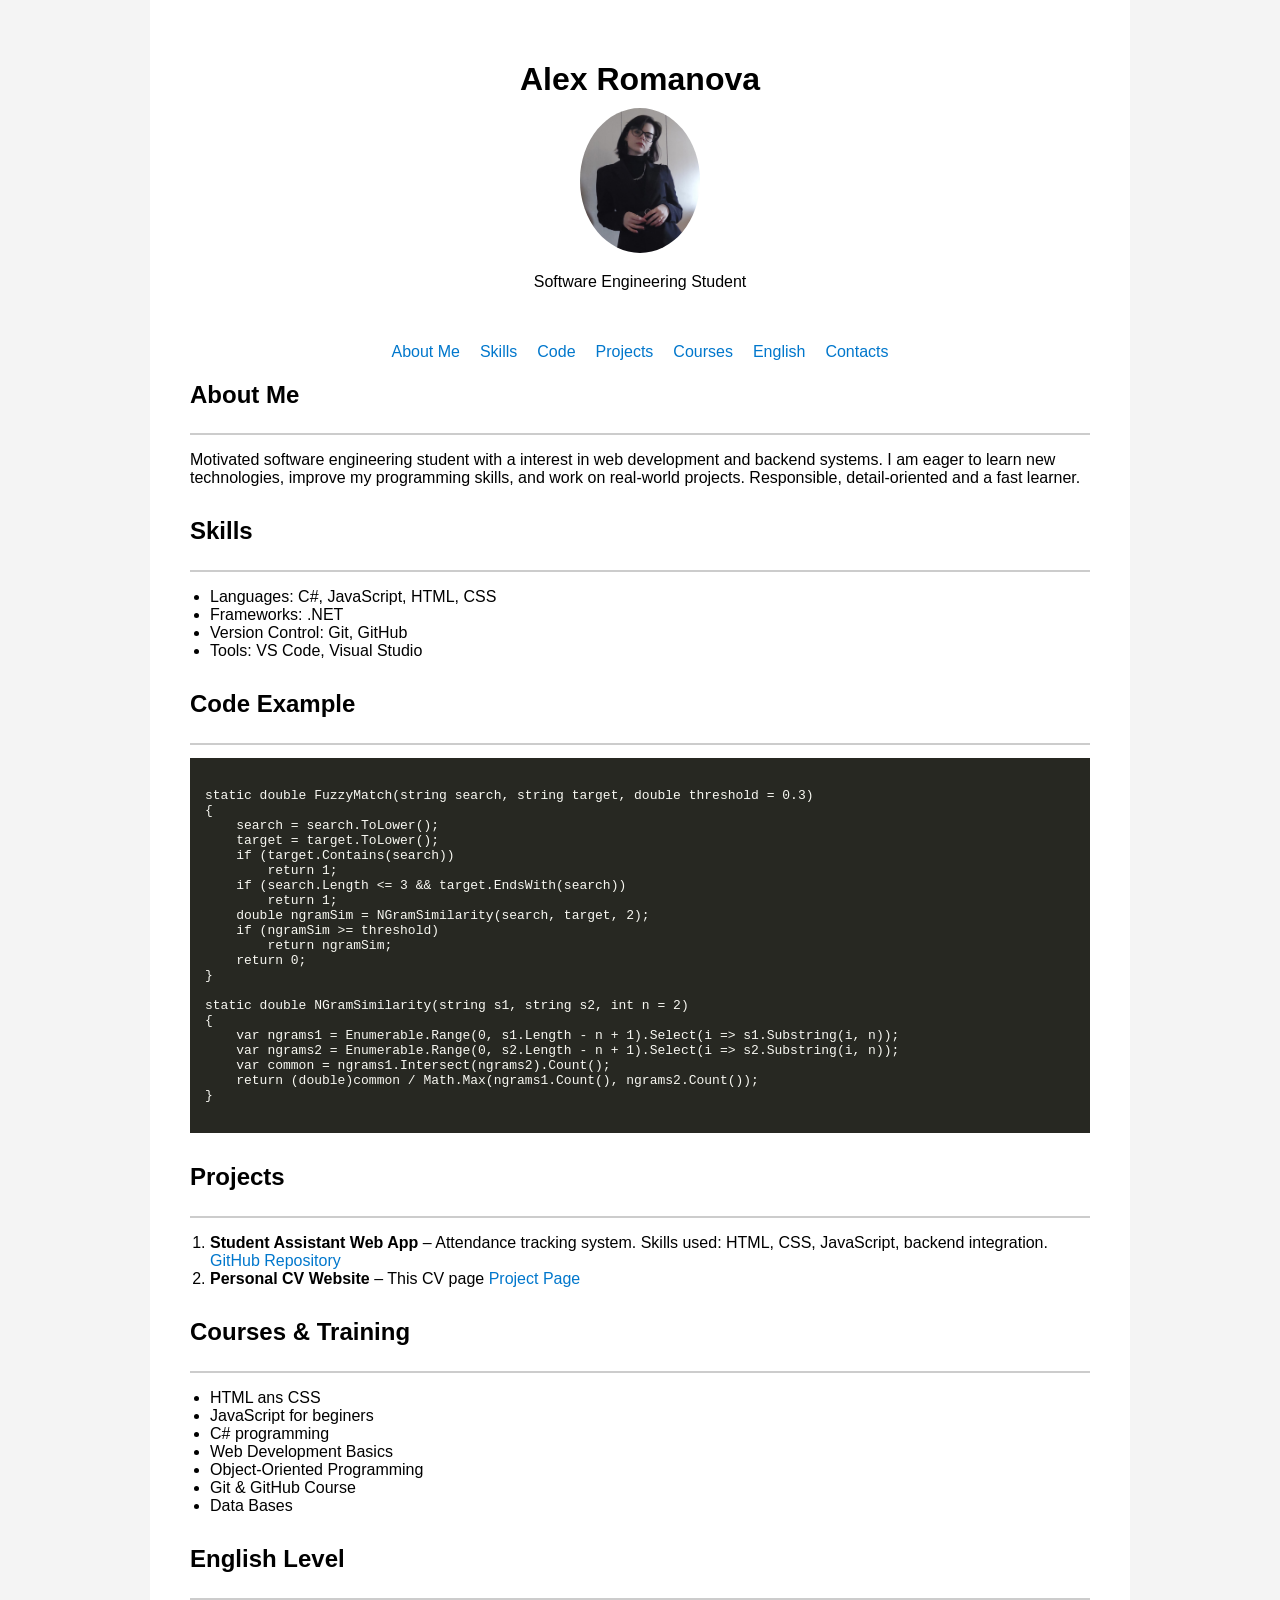
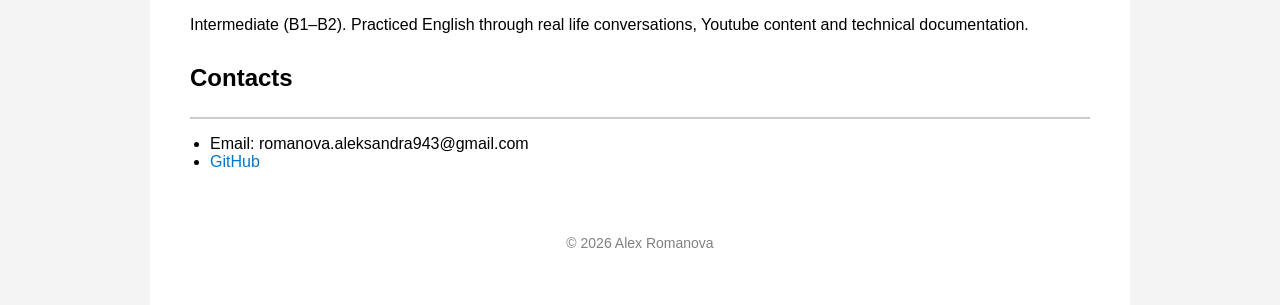
<file: index.html>
<!DOCTYPE html>
<html
  lang="en"
  style="margin: 0; font-family: Arial, sans-serif; background-color: #f4f4f4"
>
  <head>
    <meta charset="UTF-8" />
    <meta name="viewport" content="width=device-width, initial-scale=1.0" />
    <title>CV – Alex Romanova</title>
  </head>
  <body
    style="margin: 0; font-family: Arial, sans-serif; background-color: #f4f4f4"
  >
    <div
      style="
        max-width: 900px;
        margin: 0 auto;
        background: white;
        padding: 20px 40px;
      "
    >
      <header style="text-align: center; padding: 20px 0">
        <h1 style="margin-bottom: 10px">Alex Romanova</h1>
        <img
          src="photo.jpg"
          alt="Profile photo"
          style="width: 120px; border-radius: 50%"
        />
        <p>Software Engineering Student</p>
      </header>
      <nav>
        <ul
          style="
            list-style: none;
            padding: 0;
            display: flex;
            justify-content: center;
            gap: 20px;
          "
        >
          <li>
            <a href="#about" style="text-decoration: none; color: #0077cc"
              >About Me</a
            >
          </li>
          <li>
            <a href="#skills" style="text-decoration: none; color: #0077cc"
              >Skills</a
            >
          </li>
          <li>
            <a href="#code" style="text-decoration: none; color: #0077cc"
              >Code</a
            >
          </li>
          <li>
            <a href="#projects" style="text-decoration: none; color: #0077cc"
              >Projects</a
            >
          </li>
          <li>
            <a href="#education" style="text-decoration: none; color: #0077cc"
              >Courses</a
            >
          </li>
          <li>
            <a href="#english" style="text-decoration: none; color: #0077cc"
              >English</a
            >
          </li>
          <li>
            <a href="#contacts" style="text-decoration: none; color: #0077cc"
              >Contacts</a
            >
          </li>
        </ul>
      </nav>

      <main>
        <section id="about" style="margin-bottom: 30px">
          <h2 style="padding-bottom: 5px">About Me</h2>
          <hr style="border: none; background-color: #ccc; height: 2px" />
          <p>
            Motivated software engineering student with a interest in web
            development and backend systems. I am eager to learn new
            technologies, improve my programming skills, and work on real-world
            projects. Responsible, detail-oriented and a fast learner.
          </p>
        </section>

        <section id="skills" style="margin-bottom: 30px">
          <h2 style="padding-bottom: 5px">Skills</h2>
          <hr style="border: none; background-color: #ccc; height: 2px" />
          <ul style="padding-left: 20px">
            <li>Languages: C#, JavaScript, HTML, CSS</li>
            <li>Frameworks: .NET</li>
            <li>Version Control: Git, GitHub</li>
            <li>Tools: VS Code, Visual Studio</li>
          </ul>
        </section>

        <section id="code" style="margin-bottom: 30px">
          <h2 style="padding-bottom: 5px">Code Example</h2>
          <hr style="border: none; background-color: #ccc; height: 2px" />
          <pre
            style="
              background: #272822;
              color: #f8f8f2;
              padding: 15px;
              overflow-x: auto;
            "
          ><code>
static double FuzzyMatch(string search, string target, double threshold = 0.3)
{
    search = search.ToLower();
    target = target.ToLower();
    if (target.Contains(search))
        return 1;
    if (search.Length &lt;= 3 && target.EndsWith(search))
        return 1;
    double ngramSim = NGramSimilarity(search, target, 2);
    if (ngramSim >= threshold)
        return ngramSim;
    return 0;
}

static double NGramSimilarity(string s1, string s2, int n = 2)
{
    var ngrams1 = Enumerable.Range(0, s1.Length - n + 1).Select(i => s1.Substring(i, n));
    var ngrams2 = Enumerable.Range(0, s2.Length - n + 1).Select(i => s2.Substring(i, n));
    var common = ngrams1.Intersect(ngrams2).Count();
    return (double)common / Math.Max(ngrams1.Count(), ngrams2.Count());
}
          </code></pre>
        </section>

        <section id="projects" style="margin-bottom: 30px">
          <h2 style="padding-bottom: 5px">Projects</h2>
          <hr style="border: none; background-color: #ccc; height: 2px" />
          <ol style="padding-left: 20px">
            <li>
              <strong>Student Assistant Web App</strong> – Attendance tracking
              system. Skills used: HTML, CSS, JavaScript, backend integration.
              <a
                href="https://github.com/AlexRomanova/Group-monitor.git"
                style="color: #0077cc; text-decoration: none"
                >GitHub Repository</a
              >
            </li>
            <li>
              <strong>Personal CV Website</strong> – This CV page
              <a href="#" style="color: #0077cc; text-decoration: none"
                >Project Page</a
              >
            </li>
          </ol>
        </section>

        <section id="education" style="margin-bottom: 30px">
          <h2 style="padding-bottom: 5px">Courses & Training</h2>
          <hr style="border: none; background-color: #ccc; height: 2px" />
          <ul style="padding-left: 20px">
            <li>HTML ans CSS</li>
            <li>JavaScript for beginers</li>
            <li>C# programming</li>
            <li>Web Development Basics</li>
            <li>Object-Oriented Programming</li>
            <li>Git & GitHub Course</li>
            <li>Data Bases</li>
          </ul>
        </section>

        <section id="english" style="margin-bottom: 30px">
          <h2 style="padding-bottom: 5px">English Level</h2>
          <hr style="border: none; background-color: #ccc; height: 2px" />
          <p>
            Intermediate (B1–B2). Practiced English through real life
            conversations, Youtube content and technical documentation.
          </p>
        </section>

        <section id="contacts" style="margin-bottom: 30px">
          <h2 style="padding-bottom: 5px">Contacts</h2>
          <hr style="border: none; background-color: #ccc; height: 2px" />
          <ul style="padding-left: 20px">
            <li>Email: romanova.aleksandra943@gmail.com</li>
            <li>
              <a
                href="https://github.com/AlexRomanova"
                style="color: #0077cc; text-decoration: none"
                >GitHub</a
              >
            </li>
          </ul>
        </section>
      </main>

      <footer
        style="
          text-align: center;
          padding: 20px 0;
          font-size: 14px;
          color: gray;
        "
      >
        <p>© 2026 Alex Romanova</p>
      </footer>
    </div>
  </body>
</html>
</file>
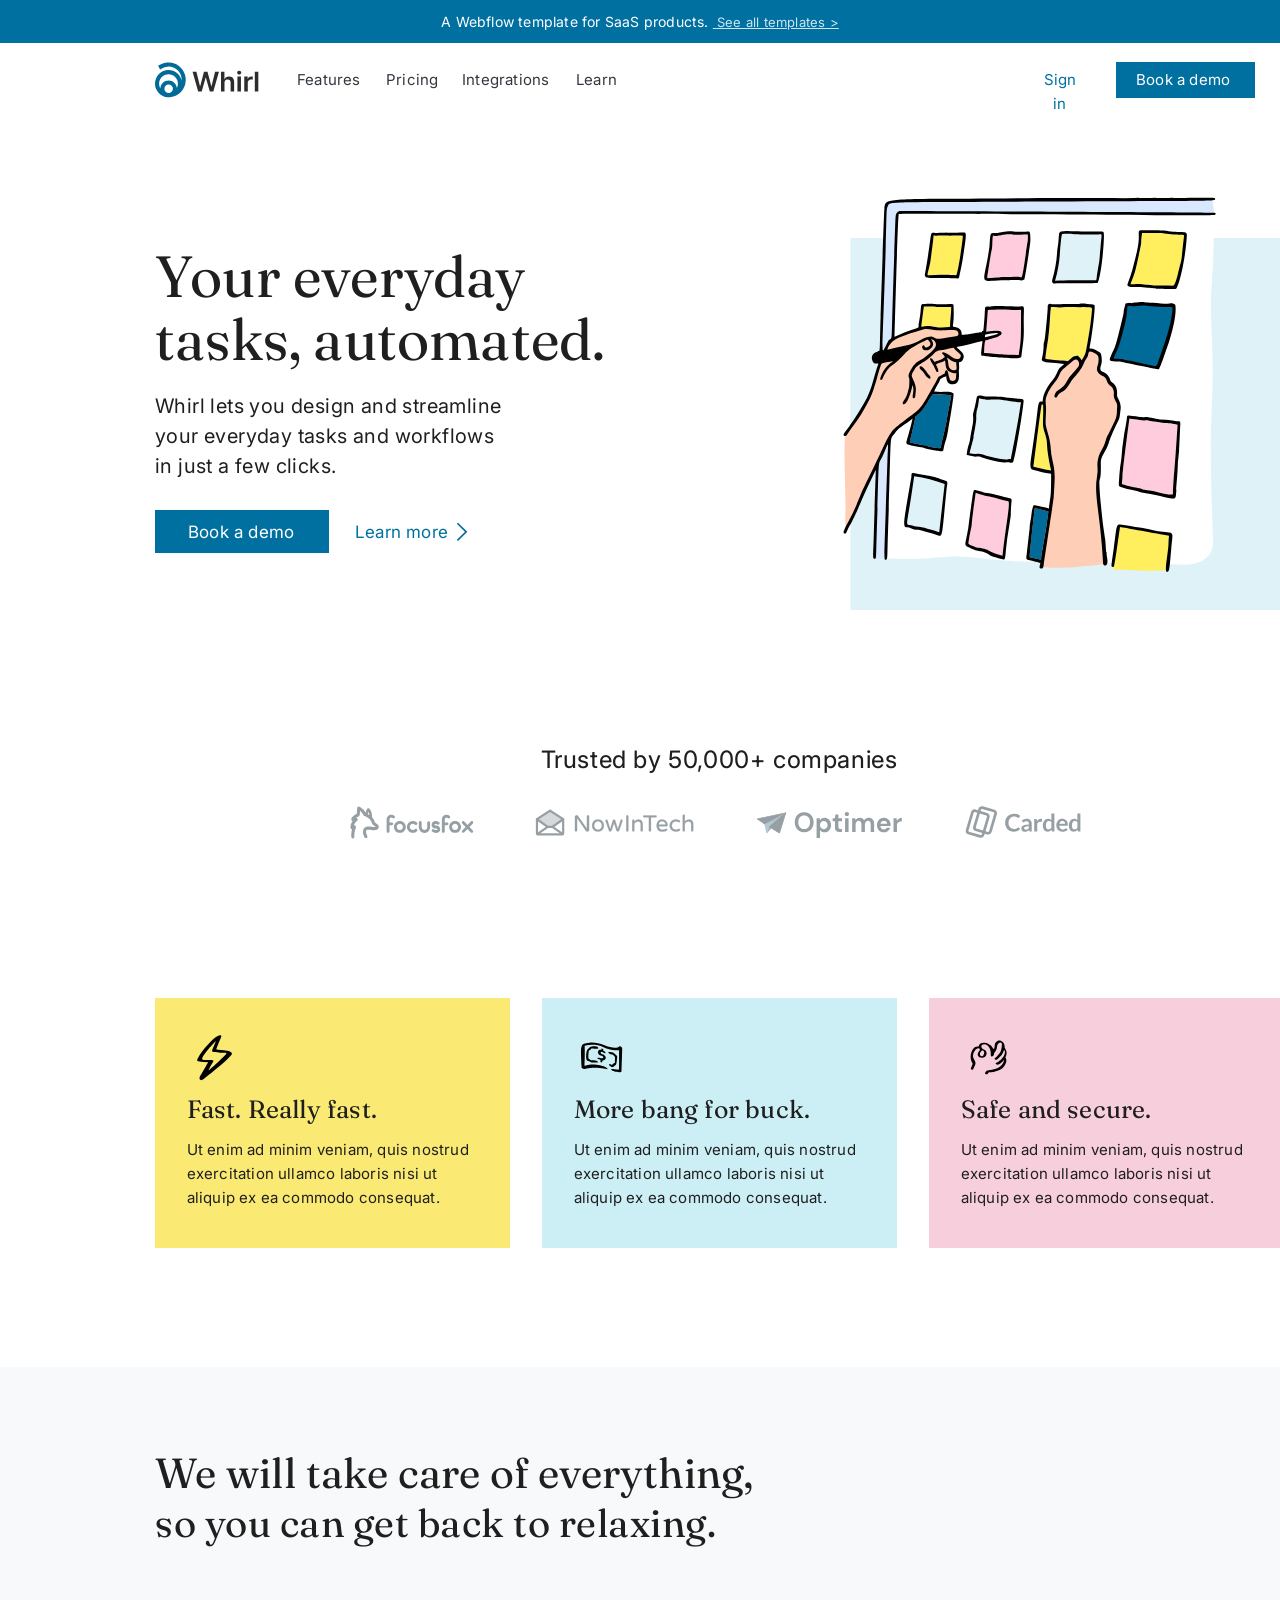
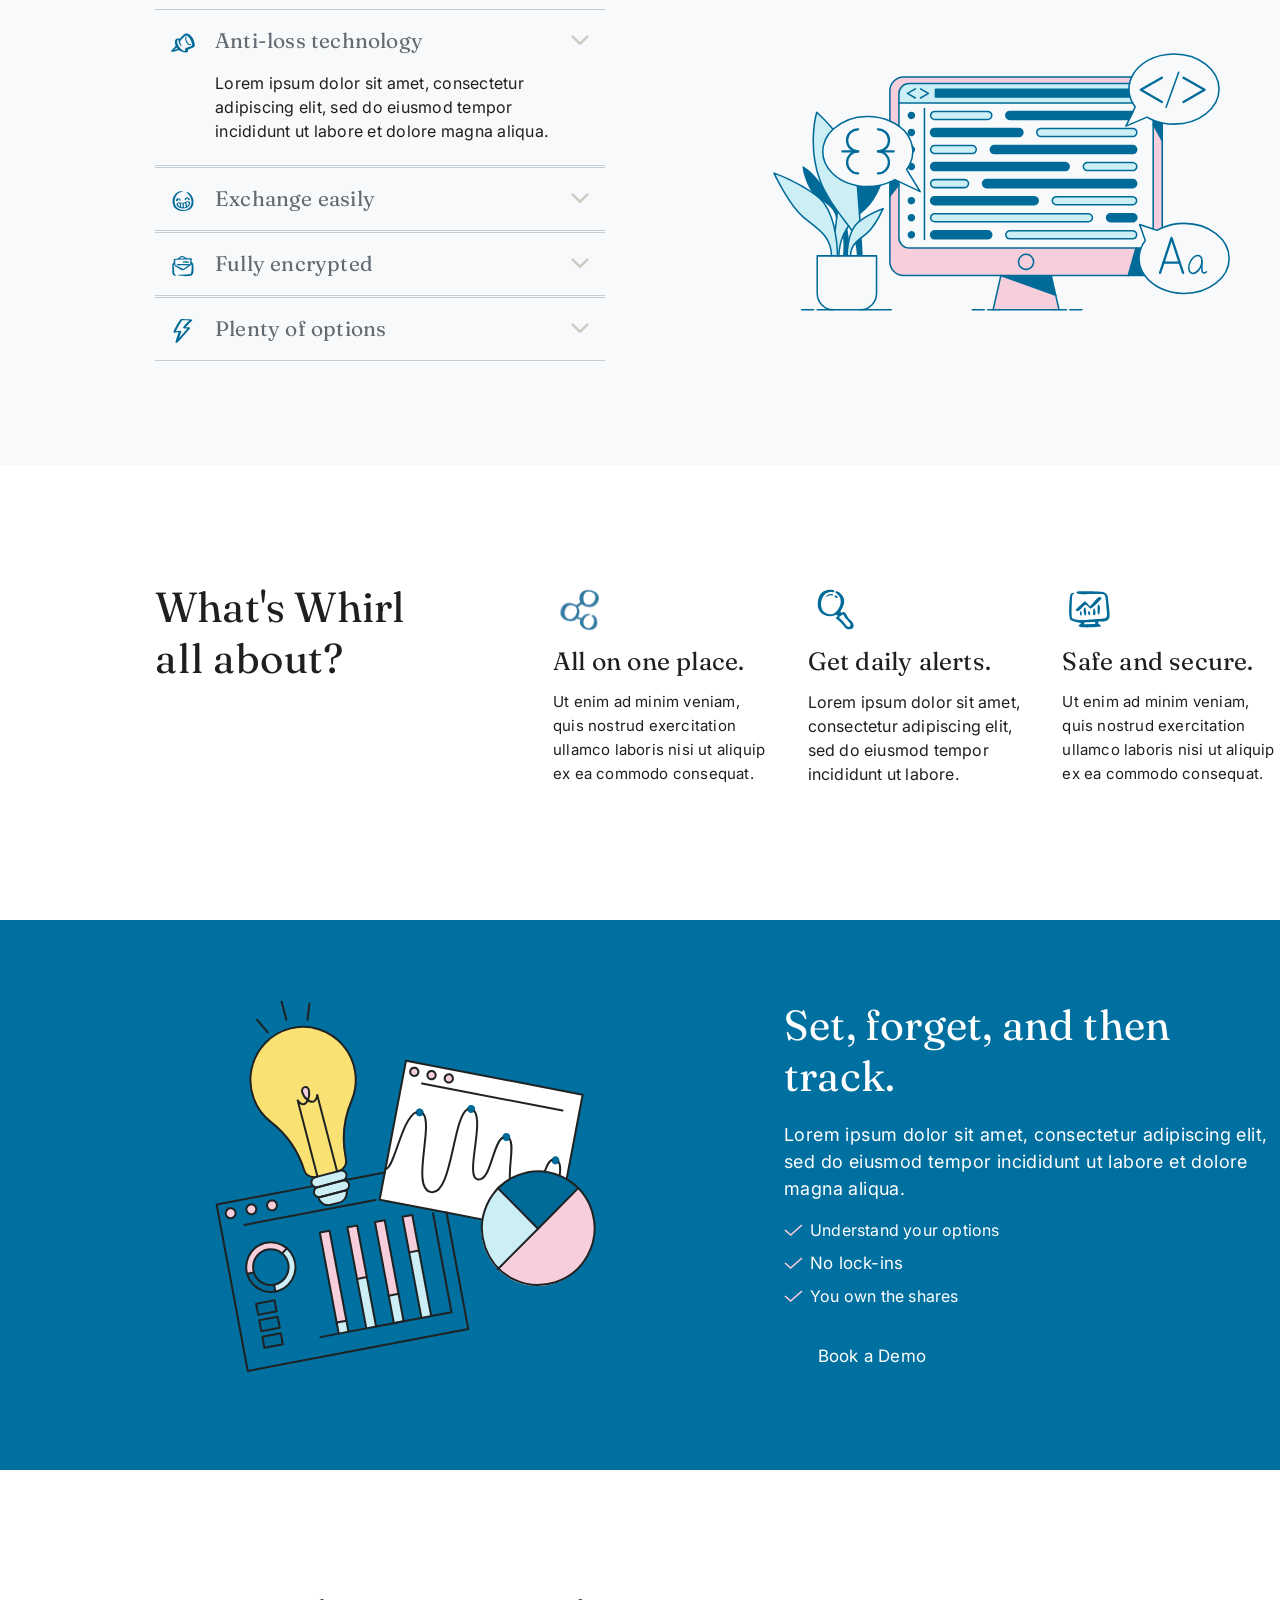
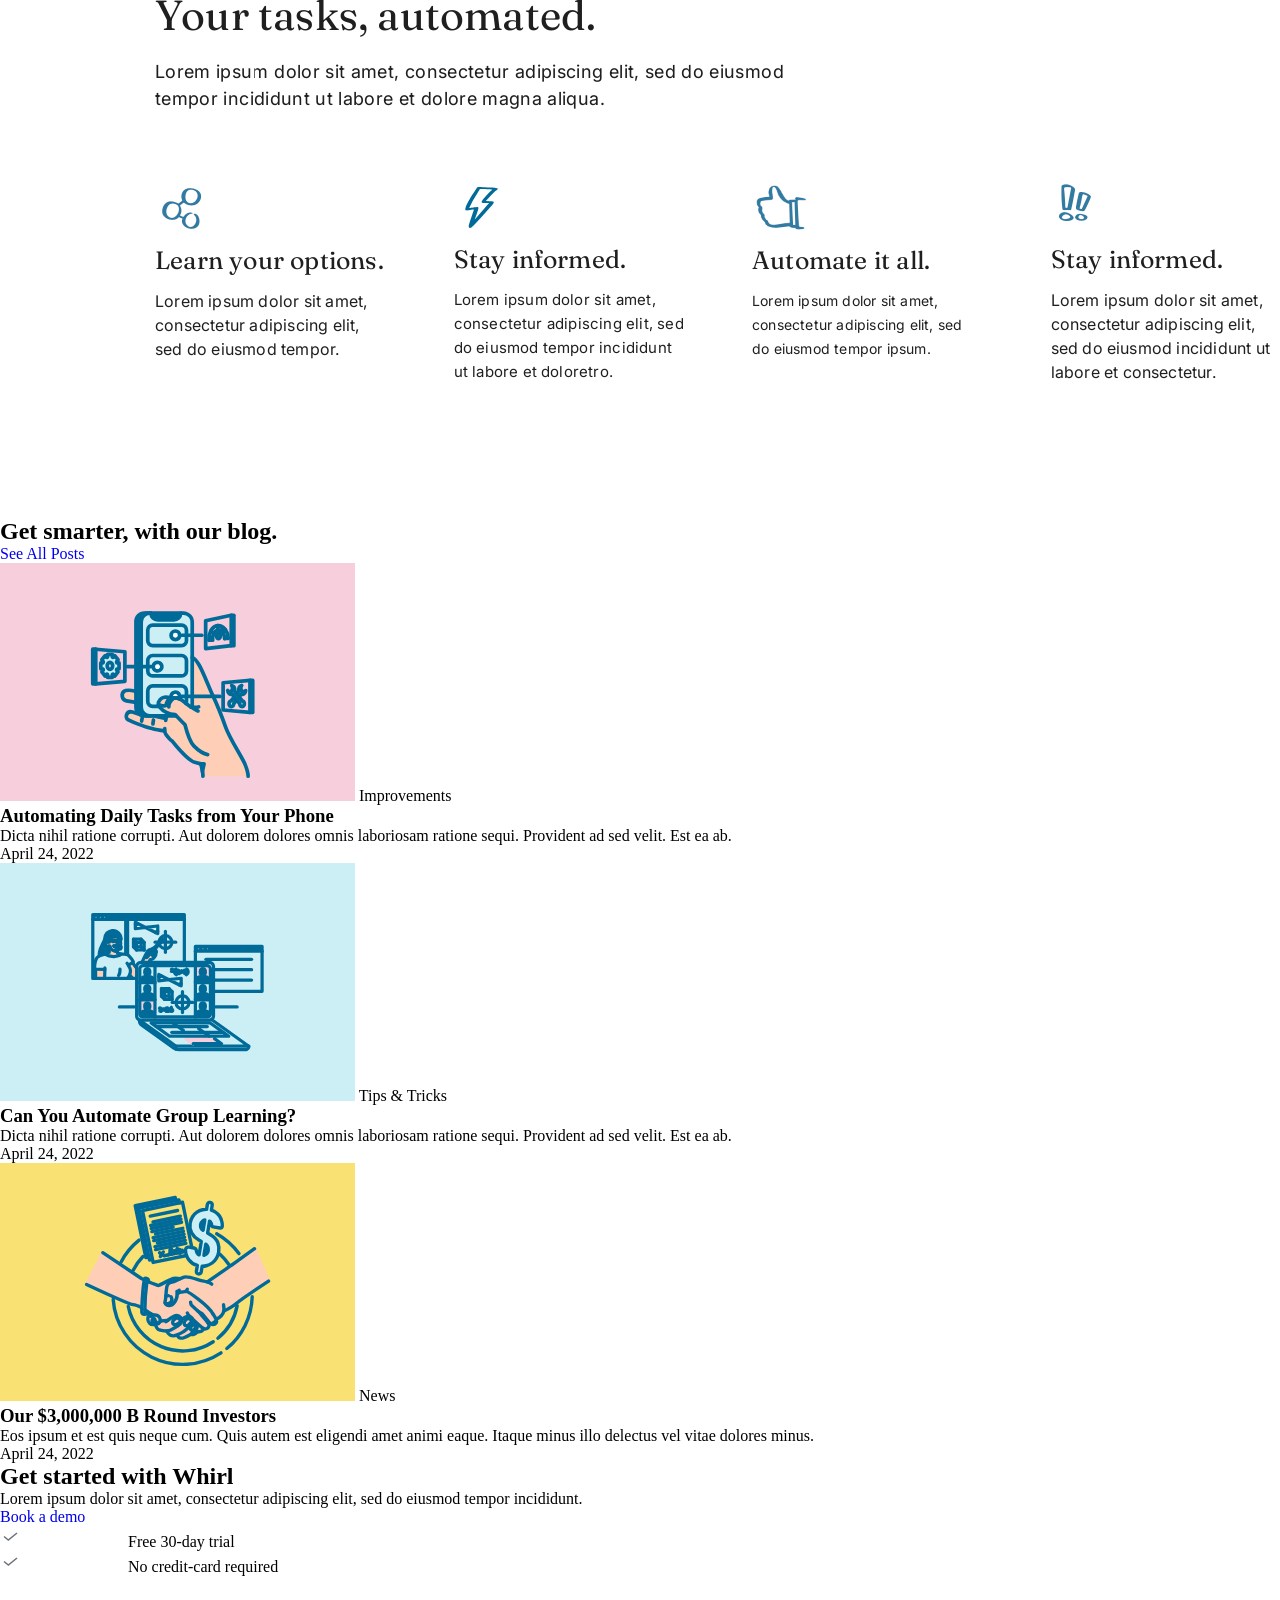
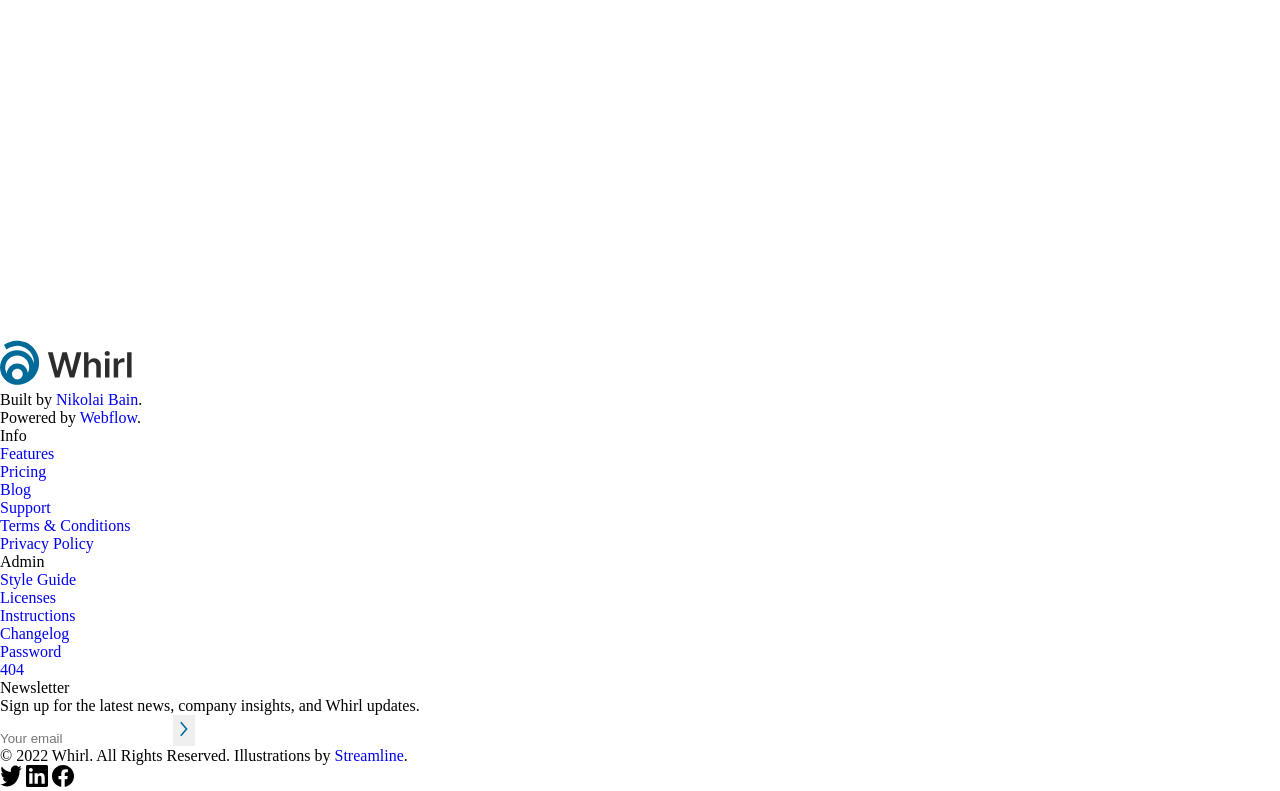
<file: Whirl/whirl.html>
<!DOCTYPE html>
<html lang="zxx">
  <head>
    <meta charset="UTF-8" />
    <meta name="viewport" content="width=device-width, initial-scale=1.0" />
    <title>Whirl</title>
    <link rel="stylesheet" href="styles.css" />
    <link rel="preconnect" href="https://fonts.googleapis.com" />
    <link rel="preconnect" href="https://fonts.gstatic.com" crossorigin />
    <link
      href="https://fonts.googleapis.com/css2?family=Fraunces:ital,opsz,wght@0,9..144,100..900;1,9..144,100..900&family=Inter:ital,opsz,wght@0,14..32,100..900;1,14..32,100..900&display=swap"
      rel="stylesheet"
    />
  </head>
  <body>
    <div class="topbar">
      <div class="container topbar__inner">
        <p class="topbar__text">
          A Webflow template for SaaS products.&nbsp;<a
            href="#"
            class="topbar__link"
          >
            See all templates ></a
          >
        </p>
      </div>
    </div>

    <header class="header">
      <div class="container header__inner">
        <a href="#" class="header__logo">
          <img
            src="images/Whirl_header.svg"
            alt="Whirl logo"
            class="header__logo-img"
          />
        </a>
        <div class="header__bar">
          <nav class="nav">
            <ul class="nav__list">
              <li><a href="#" class="nav__link">Features</a></li>
              <li><a href="#" class="nav__link">Pricing</a></li>
              <li><a href="#" class="nav__link">Integrations</a></li>
              <li><a href="#" class="nav__link">Learn</a></li>
            </ul>
          </nav>

          <div class="header__actions">
            <a href="#" class="header__login">Sign in</a>
            <a href="#" class="btn btn--primary">Book a demo</a>
          </div>
        </div>
      </div>
    </header>

    <main class="main">
      <section class="hero">
        <div class="container hero__inner">
          <div class="hero__content">
            <h1 class="hero__title">Your everyday tasks, automated.</h1>
            <p class="hero__text">
              Whirl lets you design and streamline your everyday tasks and
              workflows in just a few clicks.
            </p>
            <div class="hero__actions">
              <a href="#" class="btn btn--primary">Book a demo</a>
              <div class="learn" role="g">
                <a href="#" class="learn__text">Learn more</a>
                <img
                  src="images/leftarrow.svg"
                  alt="learn more"
                  class="learn__leftarrow"
                />
              </div>
            </div>
          </div>
          <div class="hero__image">
            <img src="images/IMAGE.svg" alt="Dashboard preview" />
          </div>
        </div>
      </section>

      <section class="trusted">
        <div class="container trusted__inner">
          <h2 class="trusted__title">Trusted by 50,000+ companies</h2>
          <ul class="trusted__logos">
            <li><img src="images/focusfox.svg" alt="focusfox_logo" /></li>
            <li><img src="images/nowintech.svg" alt="nowintech_logo" /></li>
            <li><img src="images/optimer.svg" alt="optimer_logo" /></li>
            <li><img src="images/carded.svg" alt="carded_logo" /></li>
          </ul>
        </div>
      </section>

      <section class="features">
        <div class="container features__grid">
          <h2 class="visually-hidden">Features</h2>
          <article class="feature feature--speed">
            <img
              src="images/lightningiconblack.svg"
              alt="icon"
              class="feature__icon"
            />
            <h3 class="feature__title">Fast. Really fast.</h3>
            <p class="feature__text">
              Ut enim ad minim veniam, quis nostrud exercitation ullamco laboris
              nisi ut aliquip ex ea commodo consequat.
            </p>
          </article>
          <article class="feature feature--value">
            <img src="images/dollaricon.svg" alt="icon" class="feature__icon" />
            <h3 class="feature__title">More bang for buck.</h3>
            <p class="feature__text">
              Ut enim ad minim veniam, quis nostrud exercitation ullamco laboris
              nisi ut aliquip ex ea commodo consequat.
            </p>
          </article>
          <article class="feature feature--security">
            <img src="images/handokicon.svg" alt="icon" class="feature__icon" />
            <h3 class="feature__title">Safe and secure.</h3>
            <p class="feature__text">
              Ut enim ad minim veniam, quis nostrud exercitation ullamco laboris
              nisi ut aliquip ex ea commodo consequat.
            </p>
          </article>
        </div>
      </section>

      <section class="benefits">
        <div class="container benefits__inner">
          <h2 class="benefits__title">
            <span class="benefits__title-line"
              >We will take care of everything,</span
            >
            <span class="benefits__title-line"
              >so you can get back to relaxing.</span
            >
          </h2>
          <div class="benefits__content">
            <ul class="benefits__list">
              <li class="benefits__item benefits__item--active">
                <img src="images/pinneedleicon.svg" alt="icon" />
                <div class="benefits__filling">
                  <h3 class="benefits__header">
                    <span>Anti-loss technology</span>
                    <button class="benefits__toggle" type="button">
                      <img src="images/arrowdown.svg" alt="click for more" />
                    </button>
                  </h3>
                  <p class="benefits__text">
                    Lorem ipsum dolor sit amet, consectetur adipiscing elit, sed
                    do eiusmod tempor incididunt ut labore et dolore magna
                    aliqua.
                  </p>
                </div>
              </li>
              <li class="benefits__item">
                <img src="images/smilingemojiicon.svg" alt="icon" />
                <div class="benefits__filling">
                  <h3 class="benefits__header">
                    <span>Exchange easily</span>
                    <button class="benefits__toggle" type="button">
                      <img src="images/arrowdown.svg" alt="click for more" />
                    </button>
                  </h3>
                  <p class="benefits__text">
                    Lorem ipsum dolor sit amet, consectetur adipiscing elit, sed
                    do eiusmod tempor incididunt ut labore et dolore magna
                    aliqua.
                  </p>
                </div>
              </li>
              <li class="benefits__item">
                <img src="images/lettericon.svg" alt="icon" />
                <div class="benefits__filling">
                  <h3 class="benefits__header">
                    <span>Fully encrypted</span>
                    <button class="benefits__toggle" type="button">
                      <img src="images/arrowdown.svg" alt="click for more" />
                    </button>
                  </h3>
                  <p class="benefits__text">
                    Lorem ipsum dolor sit amet, consectetur adipiscing elit, sed
                    do eiusmod tempor incididunt ut labore et dolore magna
                    aliqua.
                  </p>
                </div>
              </li>
              <li class="benefits__item">
                <img src="images/lightningiconsmall.svg" alt="icon" />
                <div class="benefits__filling">
                  <h3 class="benefits__header">
                    <span>Plenty of options</span>
                    <button class="benefits__toggle" type="button">
                      <img src="images/arrowdown.svg" alt="click for more" />
                    </button>
                  </h3>
                  <p class="benefits__text">
                    Lorem ipsum dolor sit amet, consectetur adipiscing elit, sed
                    do eiusmod tempor incididunt ut labore et dolore magna
                    aliqua.
                  </p>
                </div>
              </li>
            </ul>
            <div class="benefits__image">
              <img src="images/IMAGE(13).svg" alt="display image" />
            </div>
          </div>
        </div>
      </section>

      <section class="about">
        <div class="container about__inner">
          <h2 class="about__title">
            <span class="about__title-line">What's Whirl</span>
            <span class="about__title-line">all about?</span>
          </h2>
          <div class="about__grid">
            <article class="about__item">
              <img src="images/optionsicon.svg" alt="" />
              <h3 class="about__item__title">All on one place.</h3>
              <p class="about__item__text">
                Ut enim ad minim veniam, quis nostrud exercitation ullamco
                laboris nisi ut aliquip ex ea commodo consequat.
              </p>
            </article>
            <article class="about__item">
              <img src="images/magnifiericon.svg" alt="" />
              <h3 class="about__item__title">Get daily alerts.</h3>
              <p class="about__item__text">
                Lorem ipsum dolor sit amet, consectetur adipiscing elit, sed do
                eiusmod tempor incididunt ut labore.
              </p>
            </article>
            <article class="about__item">
              <img src="images/displayicon.svg" alt="" />
              <h3 class="about__item__title">Safe and secure.</h3>
              <p class="about__item__text">
                Ut enim ad minim veniam, quis nostrud exercitation ullamco
                laboris nisi ut aliquip ex ea commodo consequat.
              </p>
            </article>
          </div>
        </div>
      </section>

      <section class="advantages">
        <div class="container advantages__inner">
          <div class="advantages__image">
            <img src="images/IMAGE(11).svg" alt="advantages image" />
          </div>

          <div class="advantages__content">
            <h2 class="advantages__title">Set, forget, and then track.</h2>
            <p class="advantages__text">
              Lorem ipsum dolor sit amet, consectetur adipiscing elit, sed do
              eiusmod tempor incididunt ut labore et dolore magna aliqua.
            </p>
            <ul class="advantages__list">
              <li>
                <img src="images/checkmarkpink.svg" alt="checkmark icon" />
                <span>Understand your options</span>
              </li>
              <li>
                <img src="images/checkmarkpink.svg" alt="checkmark icon" />
                <span>No lock-ins</span>
              </li>
              <li>
                <img src="images/checkmarkpink.svg" alt="checkmark icon" />
                <span>You own the shares</span>
              </li>
            </ul>

            <a href="#" class="btn btn--primary">Book a Demo</a>
          </div>
        </div>
      </section>

      <section class="processes">
        <div class="container processes__inner">
          <div class="processes__header">
            <h2 class="processes__title">Your tasks, automated.</h2>
            <p class="processes__text">
              Lorem ipsum dolor sit amet, consectetur adipiscing elit, sed do
              eiusmod tempor incididunt ut labore et dolore magna aliqua.
            </p>
          </div>
          <div class="processes__grid">
            <article class="process">
              <img src="images/optionsicon.svg" alt="" />
              <h3 class="process__title">Learn your options.</h3>
              <p class="process__text">
                Lorem ipsum dolor sit amet, consectetur adipiscing elit, sed do
                eiusmod tempor.
              </p>
            </article>
            <article class="process">
              <img src="images/lightningiconbig.svg" alt="" />
              <h3 class="process__title">Stay informed.</h3>
              <p class="process__text">
                Lorem ipsum dolor sit amet, consectetur adipiscing elit, sed do
                eiusmod tempor incididunt ut labore et doloretro.
              </p>
            </article>
            <article class="process">
              <img src="images/thumbsupicon.svg" alt="" />
              <h3 class="process__title">Automate it all.</h3>
              <p class="process__text">
                Lorem ipsum dolor sit amet, consectetur adipiscing elit, sed do
                eiusmod tempor ipsum.
              </p>
            </article>
            <article class="process">
              <img src="images/exclamationsicon.svg" alt="" />
              <h3 class="process__title">Stay informed.</h3>
              <p class="process__text">
                Lorem ipsum dolor sit amet, consectetur adipiscing elit, sed do
                eiusmod incididunt ut labore et consectetur.
              </p>
            </article>
          </div>
        </div>
      </section>

      <section class="blog">
        <div class="container blog__inner">
          <div class="blog__header">
            <h2 class="blog__title">Get smarter, with our blog.</h2>
            <a href="#" class="blog__link">See All Posts</a>
          </div>
          <div class="blog__grid">
            <article class="post">
              <img src="images/blogimg1.svg" alt="blog image 3" />
              <span class="post__tag">Improvements</span>
              <h3 class="post__title">
                Automating Daily Tasks from Your Phone
              </h3>
              <p class="post__text">
                Dicta nihil ratione corrupti. Aut dolorem dolores omnis
                laboriosam ratione sequi. Provident ad sed velit. Est ea ab.
              </p>
              <time datetime="2022-04-24" class="post__date"
                >April 24, 2022</time
              >
            </article>
            <article class="post">
              <img src="images/blogimg2.svg" alt="blog image 2" />
              <span class="post__tag">Tips & Tricks</span>
              <h3 class="post__title">Can You Automate Group Learning?</h3>
              <p class="post__text">
                Dicta nihil ratione corrupti. Aut dolorem dolores omnis
                laboriosam ratione sequi. Provident ad sed velit. Est ea ab.
              </p>
              <time datetime="2022-04-24" class="post__date"
                >April 24, 2022</time
              >
            </article>
            <article class="post">
              <img src="images/blogimg3.svg" alt="blog image 3" />
              <span class="post__tag">News</span>
              <h3 class="post__title">Our $3,000,000 B Round Investors</h3>
              <p class="post__text">
                Eos ipsum et est quis neque cum. Quis autem est eligendi amet
                animi eaque. Itaque minus illo delectus vel vitae dolores minus.
              </p>
              <time datetime="2022-04-24" class="post__date"
                >April 24, 2022</time
              >
            </article>
          </div>
        </div>
      </section>

      <section class="cta">
        <div class="container cta__inner">
          <h2 class="cta__title">Get started with Whirl</h2>
          <p class="cta__text">
            Lorem ipsum dolor sit amet, consectetur adipiscing elit, sed do
            eiusmod tempor incididunt.
          </p>
          <a href="#" class="btn btn--primary">Book a demo</a>
          <ul class="cta__list">
            <li>
              <img src="images/checkmarkblack.svg" alt="checkmark icon" />Free
              30-day trial
            </li>
            <li>
              <img src="images/checkmarkblack.svg" alt="checkmark icon" />No
              credit-card required
            </li>
          </ul>
        </div>
      </section>
    </main>

    <footer class="footer">
      <div class="container footer__inner">
        <div class="footer__brand">
          <img src="images/logofooter.svg" alt="whirl logo" />
          <p>Built by <a href="#">Nikolai Bain</a>.</p>
          <p>Powered by <a href="#">Webflow</a>.</p>
        </div>
        <div class="footer__columns">
          <div class="footer__column">
            <p class="column__title">Info</p>
            <ul class="column__list">
              <li class="column__link"><a href="#">Features</a></li>
              <li class="column__link"><a href="#">Pricing</a></li>
              <li class="column__link"><a href="#">Blog</a></li>
              <li class="column__link"><a href="#">Support</a></li>
              <li class="column__link"><a href="#">Terms & Conditions</a></li>
              <li class="column__link"><a href="#">Privacy Policy</a></li>
            </ul>
          </div>
          <div class="footer__column">
            <p class="column__title">Admin</p>
            <ul class="column__list">
              <li class="column__link"><a href="#">Style Guide</a></li>
              <li class="column__link"><a href="#">Licenses</a></li>
              <li class="column__link"><a href="#">Instructions</a></li>
              <li class="column__link"><a href="#">Changelog</a></li>
              <li class="column__link"><a href="#">Password</a></li>
              <li class="column__link"><a href="#">404</a></li>
            </ul>
          </div>
          <div class="footer__column">
            <p class="column__title">Newsletter</p>
            <p class="column__text">
              Sign up for the latest news, company insights, and Whirl updates.
            </p>
            <form action="#" method="POST" class="footer__subscribe">
              <input type="email" placeholder="Your email" required />
              <button type="submit">
                <img src="images/leftarrowemail.svg" alt="submit email" />
              </button>
            </form>
          </div>
        </div>
        <div class="footer__bottom">
          © 2022 Whirl. All Rights Reserved. Illustrations by
          <a href="#">Streamline</a>.
          <div class="bottom__socials">
            <a href="#"><img src="images/twitter.svg" alt="twitter" /></a>
            <a href="#"> <img src="images/linkedIn.svg" alt="linkedIn" /></a>
            <a href="#"><img src="images/facebook.svg" alt="facebook" /></a>
          </div>
        </div>
      </div>
    </footer>
  </body>
</html>
</file>
<file: Whirl/styles.css>
:root {
  --bg-main: #ffffff;
  --bg-secondary: #f7f9fa;
  --blue: #0070a0;
  --link-topbar: #cce5f3;
  --link-header: #33383f;
  --main-text: #1f1f1f;
  --bg-feature-speed: #faea73;
  --bg-feature-value: #cceff5;
  --bg-feature-security: #f7cedc;
  --hl: #c2cdd8;
  --bg-blog-tag: #e6f7ff;
  --blog-tag: #2c90c9;
  --footer: #626a72;
}

* {
  margin: 0;
  padding: 0;
  border: 0;
  max-width: 1440px;
  list-style-type: none;
  text-decoration: none;
}

.topbar {
  background-color: var(--blue);
  width: 100%;
  display: flex;
  justify-content: center;
}

.topbar__inner {
  display: flex;
  width: 402px;
  padding: 12px 0 11px 0;
  justify-content: center;
  align-items: flex-start;
}

.topbar__text {
  flex-shrink: 0;
  color: var(--bg-main);
  text-align: center;
  font-family: Inter;
  font-size: 14px;
  font-style: normal;
  font-weight: 400;
  line-height: 19.6px;
  letter-spacing: 0.2px;
}

.topbar__link {
  flex-shrink: 0;
  text-align: center;
  font-family: Inter;
  font-size: 13px;
  font-style: normal;
  font-weight: 400;
  line-height: 18.2px;
  letter-spacing: 0.2px;
  color: var(--link-topbar);
  text-decoration: underline;
}

.header {
  background-color: var(--bg-main);
  width: 100%;
  top: 43px;
}

.header__inner {
  box-sizing: border-box;
  display: flex;
  padding: 19px 50px;
  margin: 0 105px;
  justify-content: flex-start;
  align-items: flex-start;
  gap: 24px;
}

.header__logo {
  width: 106px;
  height: 37px;
}

.header__bar {
  max-width: 1000px;
  width: 100%;
  display: flex;
  height: 36px;
  justify-content: space-between;
  align-items: flex-start;
  flex-shrink: 0;
}

.nav__list {
  width: 345px;
  box-sizing: border-box;
  display: grid;
  grid-template-columns: 64px 51px 89px 72px;
  align-items: center;
  gap: 25px;
  padding: 6px 12px;
}

.nav__link {
  flex-shrink: 0;
  font-family: Inter;
  font-weight: 400;
  font-size: 15px;
  line-height: 24px;
  letter-spacing: 0.2px;
  color: var(--link-header);
}

.header__actions {
  display: flex;
  justify-content: flex-end;
  align-items: center;
  gap: 11px;
  width: 239px;
}

.header__login {
  flex-shrink: 0;
  box-sizing: border-box;
  padding: 6px 20px 6px 19px;
  width: 89px;
  height: 36px;
  font-family: Inter;
  font-weight: 400;
  font-size: 15px;
  line-height: 24px;
  letter-spacing: 0.2px;
  color: var(--blue);
  text-align: center;
}

.header__login:hover {
  background-color: var(--link-topbar);
  width: 89px;
}

.header .btn {
  flex-shrink: 0;
  background-color: var(--blue);
  width: 99px;
  height: 24px;
  font-family: Inter;
  font-weight: 400;
  font-size: 15px;
  line-height: 24px;
  letter-spacing: 0.2px;
  color: var(--bg-main);
  padding: 6px 20px 6px 20px;
}

.main {
  width: 1440px;
  height: 4951.984375px;
}

.hero {
  height: 519px;
  background-color: var(--bg-main);
}

.hero__inner {
  width: 1130px;
  margin: 70px 155px 50.42px 155px;
  display: flex;
  justify-content: space-between;
  flex-flow: row nowrap;
}

.hero__content {
  flex-shrink: 0;
  margin-top: 56px;
}

.hero__title {
  box-sizing: border-box;
  padding-top: 1px;
  width: 485px;
  font-family: Fraunces;
  font-size: 58px;
  font-weight: 400;
  line-height: 63.8px;
  letter-spacing: 0.2px;
  color: var(--main-text);
}

.hero__text {
  width: 351px;
  padding-top: 19px;
  color: var(--main-text);
  font-family: Inter;
  font-size: 20px;
  font-style: normal;
  font-weight: 400;
  line-height: 30px;
  letter-spacing: 0.4px;
}

.hero__actions {
  margin-top: 28.72px;
  width: 316.636px;
  display: inline-flex;
  justify-content: space-between;
}

.hero__actions .btn {
  box-sizing: border-box;
  padding: 9px 31px 10px 33px;
  background-color: var(--blue);
  width: 174px;
  height: 43px;
  color: var(--bg-main);
  font-family: Inter;
  font-size: 17px;
  font-style: normal;
  font-weight: 400;
  line-height: 27px;
  letter-spacing: 0.2px;
  text-decoration: none;
}

.learn {
  box-sizing: border-box;
  flex-shrink: 0;
  display: flex;
  width: 116.636px;
  align-items: center;
  gap: 7px;
}

.learn__text {
  padding: 9px 0 7px 0;
  color: var(--blue);
  font-family: Inter;
  font-size: 17px;
  font-style: normal;
  font-weight: 400;
  line-height: 27px;
  letter-spacing: 0.2px;
  text-decoration: none;
}

.trusted {
  width: 1230px;
  height: 96.813px;
}

.trusted__inner {
  box-sizing: border-box;
  display: flex;
  margin-top: 30px;
  margin-left: 199px;
  flex-direction: column;
  justify-content: center;
  align-items: center;
  gap: 27px;
}

.trusted__title {
  margin-top: 4px;
  margin-left: 18px;
  width: 366px;
  color: var(--main-text);
  font-family: Inter;
  font-size: 24px;
  font-style: normal;
  font-weight: 440;
  line-height: 37.5px;
  letter-spacing: 0.6px;
}

.trusted__logos {
  margin-left: 2px;
  display: flex;
  justify-content: flex-end;
  align-items: center;
  gap: 61px;
  flex-shrink: 0;
}

.features {
  width: 1130px;
  margin-top: 165px;
  margin-left: 154px;
}

.visually-hidden {
  position: absolute;
  width: 1px;
  height: 1px;
  margin: -1px;
  padding: 0;
  overflow: hidden;
  clip: rect(0, 0, 0, 0);
  border: 0;
}

.features__grid {
  display: flex;
  justify-content: center;
  align-items: flex-start;
  gap: 32px;
}

.feature {
  width: 355px;
  height: 250px;
  box-sizing: border-box;
  padding-left: 32px;
  padding-top: 32px;
}

.feature--speed {
  background-color: var(--bg-feature-speed);
}

.feature--value {
  background-color: var(--bg-feature-value);
}

.feature--security {
  background-color: var(--bg-feature-security);
}

.feature__title {
  margin-top: 5px;
  color: var(--main-text);
  font-family: Fraunces;
  font-size: 25px;
  font-style: normal;
  font-weight: 400;
  line-height: 31.25px;
  letter-spacing: 0.2px;
}

.feature__text {
  width: 287px;
  margin-top: 12px;
  color: var(--main-text);
  font-family: Inter;
  font-size: 15px;
  font-style: normal;
  font-weight: 400;
  line-height: 24px; /* 160% */
  letter-spacing: 0.2px;
}

.benefits {
  width: 1440px;
  background: var(--bg-secondary);
  margin-top: 119px;
}

.benefits__inner {
  padding: 81px 105px 79px 105px;
  display: flex;
  flex-direction: column;
}

.benefits__title {
  margin-left: 50px;
  color: var(--main-text);
  font-family: Fraunces;
  font-size: 42px;
  font-style: normal;
  font-weight: 400;
  line-height: 50px;
  letter-spacing: 0.2px;
}

.benefits__title-line {
  display: block;
}

.benefits__title-line:first-child {
  width: 629px;
}

.benefits__title-line:last-child {
  width: 573px;
  font-size: 39px;
  letter-spacing: 0.5px;
}

.benefits__content {
  display: inline-flex;
  gap: 121.172px;
  align-items: flex-start;
  margin-left: 32px;
  margin-top: 34px;
  box-sizing: border-box;
}

.benefits__list {
  margin-left: 18px;
  margin-top: 26.5px;
  width: 485.828px;
  display: flex;
  align-items: flex-start;
  flex-direction: column;
  gap: 1px;
}

.benefits__item {
  flex-shrink: 0;
  width: 450px;
  height: 64px;
  display: inline-flex;
  box-sizing: border-box;
  padding: 17px 16.17px 0px 12px;
  gap: 16px;
  border-top: 1px solid var(--hl);
  border-bottom: 1px solid var(--hl);
}

.benefits__item--active {
  flex-shrink: 0;
  height: 157px;
}

.benefits__item img {
  width: 32px;
  height: 32px;
}

.benefits__filling {
  display: flex;
  width: 373.828px;
  padding: 1.109px 0 15.891px 0;
  flex-direction: column;
  align-items: flex-start;
  gap: 18px;
}

.benefits__header {
  width: 373.828px;
  display: flex;
  justify-content: space-between;
}

.benefits__header span {
  color: var(--footer);
  font-family: Fraunces;
  font-size: 21px;
  font-style: normal;
  font-weight: 400;
  line-height: 25.2px; /* 126% */
  letter-spacing: 0.2px;
  width: auto;
}

.benefits__item--active .benefits__header {
  color: var(--main-text);
}

.benefits__text {
  width: 363px;
  color: #1f1f1f;
  font-family: Inter;
  font-size: 16px;
  font-style: normal;
  font-weight: 400;
  line-height: 24px; /* 150% */
  letter-spacing: 0.25px;
  max-height: 0;
  overflow: hidden;
  opacity: 0;
  transition: max-height 0.3s ease, opacity 0.3s ease;
}

.benefits__item--active .benefits__text {
  max-height: 363px;
  opacity: 1;
}

.benefits__toggle {
  background-color: inherit;
}

.benefits__toggle img {
  width: 18px;
  height: 10px;
}

.about__inner {
  margin: 117px 155px 120px 155px;
  display: flex;
  width: 1130px;
  height: 218px;
  justify-content: space-between;
  align-items: flex-start;
}

.about__title {
  color: var(--main-text);
  font-family: Fraunces;
  font-size: 42px;
  font-style: normal;
  font-weight: 400;
  line-height: 50.4px;
  letter-spacing: 0.2px;
}

.about__title-line {
  display: block;
}

.about__title-line:last-child {
  font-size: 41px;
  letter-spacing: 0.5px;
}

.about__grid {
  display: flex;
  width: 732px;
  height: 218px;
  justify-content: center;
  align-items: flex-start;
  gap: 32px;
  flex-shrink: 0;
}

.about__item {
  box-sizing: border-box;
  padding-right: 7px;
  display: flex;
  flex-direction: column;
  align-items: flex-start;
  width: 223px;
}

.about__item img {
  width: 55px;
  height: 55px;
}

.about__item__title {
  margin-top: 9px;
  color: var(--main-text);
  font-family: Fraunces;
  font-size: 25px;
  font-style: normal;
  font-weight: 400;
  line-height: 31.25px; /* 125% */
  letter-spacing: 0.2px;
}

.about__item__text {
  margin-top: 12px;
  color: var(--main-text);
  font-family: Inter;
  font-size: 15px;
  font-weight: 400;
  line-height: 24px; /* 150% */
  letter-spacing: 0.2px;
}

.about__item:nth-child(2) .about__item__text {
  font-size: 16px;
  letter-spacing: 0.2px;
}

.advantages {
  background-color: var(--blue);
}

.advantages__inner {
  margin: 80px 155px;
  display: inline-flex;
  height: 390px;
  padding-left: 60px;
  justify-content: flex-end;
  align-items: flex-start;
  gap: 187px;
}

.advantages__content {
  display: flex;
  flex-direction: column;
}

.advantages__title {
  color: var(--bg-main);
  font-family: Fraunces;
  font-size: 42px;
  font-style: normal;
  font-weight: 400;
  line-height: 50.4px; /* 120% */
  letter-spacing: 0.2px;
}

.advantages__text {
  margin-top: 20px;
  color: var(--bg-main);
  font-family: Inter;
  font-size: 18px;
  font-style: normal;
  font-weight: 400;
  line-height: 27px; /* 150% */
  letter-spacing: 0.4px;
}

.advantages__list {
  margin-top: 17px;
  display: flex;
  width: 501px;
  padding-bottom: 12px;
  flex-direction: column;
  align-items: flex-start;
  gap: 12px;
}

.advantages__list li {
  display: flex;
  width: 501px;
  height: 21px;
  padding-right: 273px;
  align-items: flex-start;
  gap: 7px;
}

.advantages__list span {
  padding-top: 1px;
  color: var(--bg-main);
  font-family: Inter;
  font-size: 16px;
  font-style: normal;
  font-weight: 400;
  line-height: 21.6px; /* 135% */
  letter-spacing: 0.2px;
}

.advantages__list li:nth-child(2) span {
  font-size: 17px;
}

.advantages__content .btn {
  width: 176px;
  height: 43px;
  margin-top: 16px;
  box-sizing: border-box;
  padding: 9px 32px;
  color: var(--bg-main);
  text-align: center;
  font-family: Inter;
  font-size: 17px;
  font-style: normal;
  font-weight: 400;
  line-height: 27px; /* 158.824% */
  letter-spacing: 0.2px;
}

.processes {
  margin: 120px 105px;
}

.processes__inner {
  margin-left: 50px;
  display: flex;
  width: 1130px;
  flex-direction: column;
  justify-content: center;
  align-items: flex-start;
  gap: 68px;
}

.processes__header {
  display: flex;
  width: 650px;
  flex-direction: column;
  justify-content: center;
  align-items: flex-start;
  gap: 17px;
}

.processes__title {
  color: var(--main-text);
  font-family: Fraunces;
  font-size: 42px;
  font-style: normal;
  font-weight: 400;
  line-height: 50.4px; /* 120% */
  letter-spacing: 0.2px;
}
.processes__text {
  color: var(--main-text);
  font-family: Inter;
  font-size: 18px;
  font-style: normal;
  font-weight: 420;
  line-height: 27px; /* 150% */
  letter-spacing: 0.35px;
}

.processes__grid {
  display: flex;
  width: 1130px;
  height: 218px;
  justify-content: center;
  align-items: flex-start;
  gap: 64px;
}

.process {
  width: 234.5px;
  height: 218px;
  flex-shrink: 0;
}

.process__title {
  margin-top: 5px;
  color: var(--main-text);
  font-family: Fraunces;
  font-size: 25px;
  font-style: normal;
  font-weight: 400;
  line-height: 31.25px; /* 125% */
  letter-spacing: 0.2px;
}

.process:last-child .process__title {
  margin-top: 12px;
}

.process__text {
  margin-top: 13px;
  color: #1f1f1f;
  font-family: Inter;
  font-size: 16px;
  font-style: normal;
  font-weight: 400;
  line-height: 24px; /* 160% */
  letter-spacing: 0.2px;
}

.process:nth-child(2) .process__text{
  font-size: 15px;
  padding-right: 4px;
}

.process:nth-child(3) .process__text {
  font-size: 14px;
  padding-right: 13px;
}
</file>
